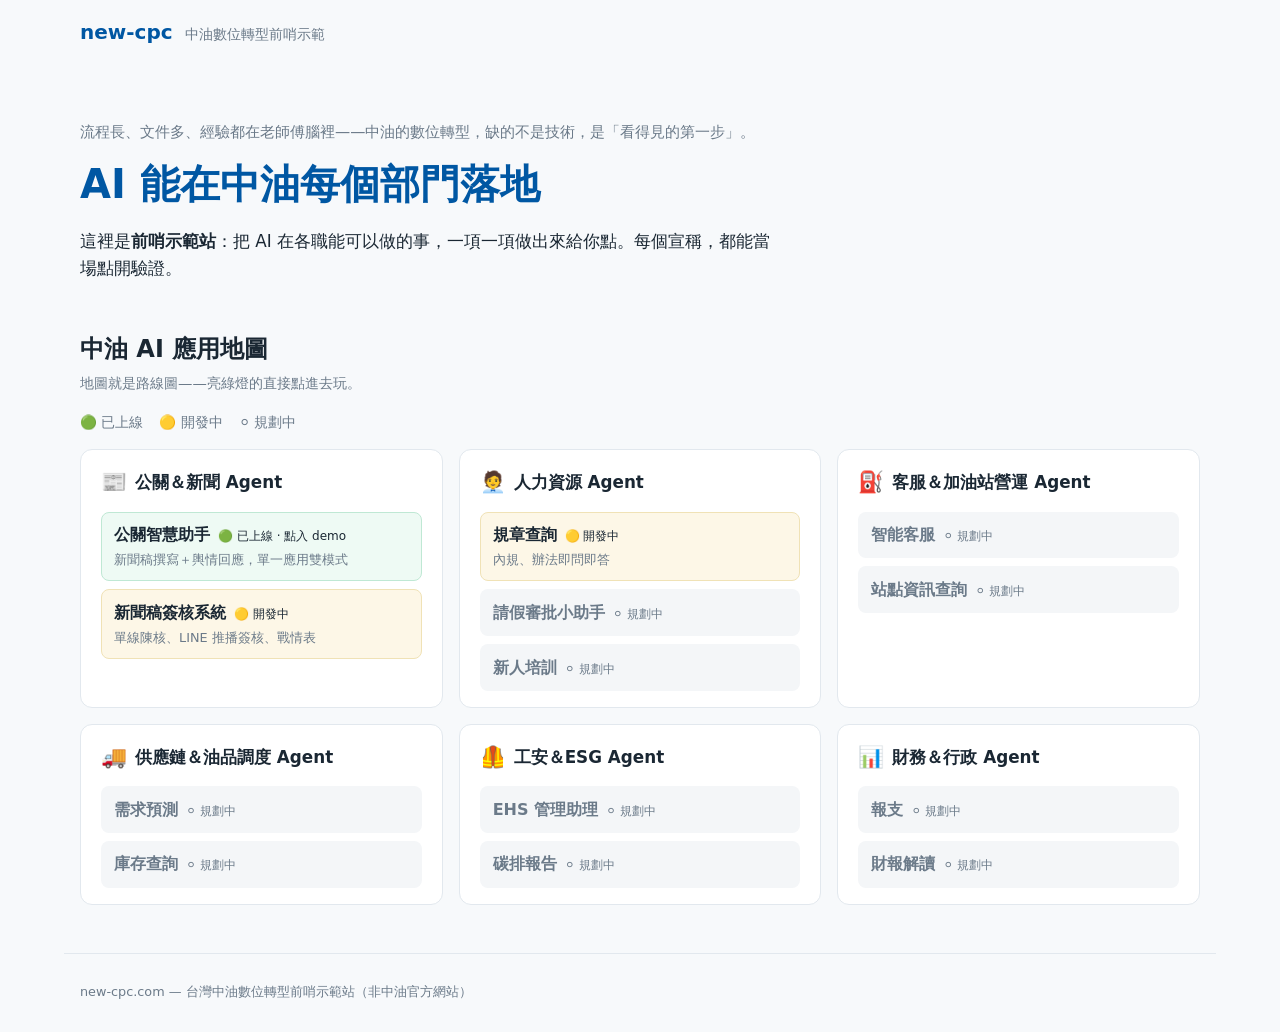
<file: index.html>
<!DOCTYPE html><html lang="zh-TW" data-astro-cid-hkbrpulz><head><meta charset="UTF-8"><meta name="viewport" content="width=device-width, initial-scale=1.0"><meta name="description" content="AI 能在中油每個部門落地——每個宣稱都能當場點開驗證的前哨示範站。"><link rel="icon" type="image/svg+xml" href="/favicon.svg"><link rel="manifest" href="/manifest.webmanifest"><link rel="apple-touch-icon" href="/pwa-192.png"><meta name="theme-color" content="#0057a3"><meta name="generator" content="Astro v7.0.5"><title>new-cpc｜台灣中油數位轉型前哨示範</title><script type="module" src="/_astro/Base.astro_astro_type_script_index_0_lang.BGzbzOsd.js"></script><style>:root{--color-bg:#f7f9fb;--color-text:#1a2733;--color-brand:#0057a3;--color-accent:#00a06a;--color-muted:#6b7a89;--max-width:72rem}*{box-sizing:border-box}body{background:var(--color-bg);color:var(--color-text);margin:0;font-family:PingFang TC,Noto Sans TC,system-ui,sans-serif;line-height:1.6}main{max-width:var(--max-width);margin:0 auto;padding:1.5rem 1rem 3rem}.site-header[data-astro-cid-hkbrpulz]{max-width:var(--max-width);align-items:baseline;gap:.75rem;margin:0 auto;padding:1rem;display:flex}.brand[data-astro-cid-hkbrpulz]{color:var(--color-brand);font-size:1.25rem;font-weight:700;text-decoration:none}.tagline[data-astro-cid-hkbrpulz]{color:var(--color-muted);font-size:.9rem}.site-footer[data-astro-cid-hkbrpulz]{max-width:var(--max-width);color:var(--color-muted);border-top:1px solid #e2e8ee;margin:0 auto;padding:1rem;font-size:.8rem}
.map-legend[data-astro-cid-ywxj5p4a]{color:var(--color-muted);flex-wrap:wrap;gap:1rem;margin-bottom:1rem;font-size:.85rem;display:flex}.app-map[data-astro-cid-ywxj5p4a]{grid-template-columns:repeat(auto-fit,minmax(17rem,1fr));gap:1rem;display:grid}.domain[data-astro-cid-ywxj5p4a]{background:#fff;border:1px solid #e2e8ee;border-radius:.75rem;padding:1rem 1.25rem}.domain[data-astro-cid-ywxj5p4a] h3[data-astro-cid-ywxj5p4a]{align-items:center;gap:.5rem;margin:0 0 .75rem;font-size:1.05rem;display:flex}.domain-icon[data-astro-cid-ywxj5p4a]{font-size:1.3rem}.domain[data-astro-cid-ywxj5p4a] ul[data-astro-cid-ywxj5p4a]{flex-direction:column;gap:.5rem;margin:0;padding:0;list-style:none;display:flex}.app-node[data-astro-cid-ywxj5p4a]>a[data-astro-cid-ywxj5p4a],.app-node[data-astro-cid-ywxj5p4a]>div[data-astro-cid-ywxj5p4a]{border:1px solid #0000;border-radius:.5rem;padding:.6rem .75rem;display:block}.app-node[data-astro-cid-ywxj5p4a]>a[data-astro-cid-ywxj5p4a]{color:inherit;background:#eefaf4;border-color:#bfe8d4;text-decoration:none;transition:transform .12s,box-shadow .12s}.app-node[data-astro-cid-ywxj5p4a]>a[data-astro-cid-ywxj5p4a]:hover{transform:translateY(-2px);box-shadow:0 4px 12px #0057a31f}.status-dev[data-astro-cid-ywxj5p4a]>div[data-astro-cid-ywxj5p4a]{background:#fdf7e7;border-color:#f0e2b6}.status-planned[data-astro-cid-ywxj5p4a]>div[data-astro-cid-ywxj5p4a]{color:var(--color-muted);background:#f4f6f8}.app-name[data-astro-cid-ywxj5p4a]{margin-right:.5rem;font-weight:600}.badge[data-astro-cid-ywxj5p4a]{white-space:nowrap;font-size:.75rem}.blurb[data-astro-cid-ywxj5p4a]{color:var(--color-muted);margin-top:.15rem;font-size:.8rem;display:block}.hero[data-astro-cid-lcdefpme]{max-width:44rem;padding:2rem 0 1.5rem}.pain[data-astro-cid-lcdefpme]{color:var(--color-muted);margin:0 0 .5rem;font-size:.95rem}h1[data-astro-cid-lcdefpme]{color:var(--color-brand);margin:0 0 .75rem;font-size:clamp(1.75rem,4vw,2.5rem)}.positioning[data-astro-cid-lcdefpme]{margin:0;font-size:1.05rem}.map-section[data-astro-cid-lcdefpme] h2[data-astro-cid-lcdefpme]{margin:1.5rem 0 .25rem}.map-hint[data-astro-cid-lcdefpme]{color:var(--color-muted);margin:0 0 1rem;font-size:.9rem}
</style></head><body data-astro-cid-hkbrpulz><header class="site-header" data-astro-cid-hkbrpulz><a href="/" class="brand" data-astro-cid-hkbrpulz>new-cpc</a><span class="tagline" data-astro-cid-hkbrpulz>中油數位轉型前哨示範</span></header><main data-astro-cid-hkbrpulz><section class="hero" data-astro-cid-lcdefpme><p class="pain" data-astro-cid-lcdefpme>流程長、文件多、經驗都在老師傅腦裡——中油的數位轉型，缺的不是技術，是「看得見的第一步」。</p><h1 data-astro-cid-lcdefpme>AI 能在中油每個部門落地</h1><p class="positioning" data-astro-cid-lcdefpme>這裡是<strong data-astro-cid-lcdefpme>前哨示範站</strong>：把 AI 在各職能可以做的事，一項一項做出來給你點。每個宣稱，都能當場點開驗證。</p></section><section class="map-section" aria-labelledby="map-title" data-astro-cid-lcdefpme><h2 id="map-title" data-astro-cid-lcdefpme>中油 AI 應用地圖</h2><p class="map-hint" data-astro-cid-lcdefpme>地圖就是路線圖——亮綠燈的直接點進去玩。</p><div class="map-legend" aria-label="狀態圖例" data-astro-cid-ywxj5p4a><span class="legend-item" data-astro-cid-ywxj5p4a>🟢 已上線</span><span class="legend-item" data-astro-cid-ywxj5p4a>🟡 開發中</span><span class="legend-item" data-astro-cid-ywxj5p4a>⚪ 規劃中</span></div><div class="app-map" data-astro-cid-ywxj5p4a><section class="domain" aria-labelledby="domain-pr" data-astro-cid-ywxj5p4a><h3 id="domain-pr" data-astro-cid-ywxj5p4a><span class="domain-icon" aria-hidden="true" data-astro-cid-ywxj5p4a>📰</span>公關＆新聞 Agent</h3><ul data-astro-cid-ywxj5p4a><li class="app-node status-live" data-astro-cid-ywxj5p4a><a href="/apps/pr-assistant/" data-astro-cid-ywxj5p4a><span class="app-name" data-astro-cid-ywxj5p4a>公關智慧助手</span><span class="badge" data-astro-cid-ywxj5p4a>🟢 已上線 · 點入 demo</span><span class="blurb" data-astro-cid-ywxj5p4a>新聞稿撰寫＋輿情回應，單一應用雙模式</span></a></li><li class="app-node status-dev" data-astro-cid-ywxj5p4a><div data-astro-cid-ywxj5p4a><span class="app-name" data-astro-cid-ywxj5p4a>新聞稿簽核系統</span><span class="badge" data-astro-cid-ywxj5p4a>🟡 開發中</span><span class="blurb" data-astro-cid-ywxj5p4a>單線陳核、LINE 推播簽核、戰情表</span></div></li></ul></section><section class="domain" aria-labelledby="domain-hr" data-astro-cid-ywxj5p4a><h3 id="domain-hr" data-astro-cid-ywxj5p4a><span class="domain-icon" aria-hidden="true" data-astro-cid-ywxj5p4a>🧑‍💼</span>人力資源 Agent</h3><ul data-astro-cid-ywxj5p4a><li class="app-node status-dev" data-astro-cid-ywxj5p4a><div data-astro-cid-ywxj5p4a><span class="app-name" data-astro-cid-ywxj5p4a>規章查詢</span><span class="badge" data-astro-cid-ywxj5p4a>🟡 開發中</span><span class="blurb" data-astro-cid-ywxj5p4a>內規、辦法即問即答</span></div></li><li class="app-node status-planned" data-astro-cid-ywxj5p4a><div data-astro-cid-ywxj5p4a><span class="app-name" data-astro-cid-ywxj5p4a>請假審批小助手</span><span class="badge" data-astro-cid-ywxj5p4a>⚪ 規劃中</span></div></li><li class="app-node status-planned" data-astro-cid-ywxj5p4a><div data-astro-cid-ywxj5p4a><span class="app-name" data-astro-cid-ywxj5p4a>新人培訓</span><span class="badge" data-astro-cid-ywxj5p4a>⚪ 規劃中</span></div></li></ul></section><section class="domain" aria-labelledby="domain-cs" data-astro-cid-ywxj5p4a><h3 id="domain-cs" data-astro-cid-ywxj5p4a><span class="domain-icon" aria-hidden="true" data-astro-cid-ywxj5p4a>⛽</span>客服＆加油站營運 Agent</h3><ul data-astro-cid-ywxj5p4a><li class="app-node status-planned" data-astro-cid-ywxj5p4a><div data-astro-cid-ywxj5p4a><span class="app-name" data-astro-cid-ywxj5p4a>智能客服</span><span class="badge" data-astro-cid-ywxj5p4a>⚪ 規劃中</span></div></li><li class="app-node status-planned" data-astro-cid-ywxj5p4a><div data-astro-cid-ywxj5p4a><span class="app-name" data-astro-cid-ywxj5p4a>站點資訊查詢</span><span class="badge" data-astro-cid-ywxj5p4a>⚪ 規劃中</span></div></li></ul></section><section class="domain" aria-labelledby="domain-scm" data-astro-cid-ywxj5p4a><h3 id="domain-scm" data-astro-cid-ywxj5p4a><span class="domain-icon" aria-hidden="true" data-astro-cid-ywxj5p4a>🚚</span>供應鏈＆油品調度 Agent</h3><ul data-astro-cid-ywxj5p4a><li class="app-node status-planned" data-astro-cid-ywxj5p4a><div data-astro-cid-ywxj5p4a><span class="app-name" data-astro-cid-ywxj5p4a>需求預測</span><span class="badge" data-astro-cid-ywxj5p4a>⚪ 規劃中</span></div></li><li class="app-node status-planned" data-astro-cid-ywxj5p4a><div data-astro-cid-ywxj5p4a><span class="app-name" data-astro-cid-ywxj5p4a>庫存查詢</span><span class="badge" data-astro-cid-ywxj5p4a>⚪ 規劃中</span></div></li></ul></section><section class="domain" aria-labelledby="domain-ehs" data-astro-cid-ywxj5p4a><h3 id="domain-ehs" data-astro-cid-ywxj5p4a><span class="domain-icon" aria-hidden="true" data-astro-cid-ywxj5p4a>🦺</span>工安＆ESG Agent</h3><ul data-astro-cid-ywxj5p4a><li class="app-node status-planned" data-astro-cid-ywxj5p4a><div data-astro-cid-ywxj5p4a><span class="app-name" data-astro-cid-ywxj5p4a>EHS 管理助理</span><span class="badge" data-astro-cid-ywxj5p4a>⚪ 規劃中</span></div></li><li class="app-node status-planned" data-astro-cid-ywxj5p4a><div data-astro-cid-ywxj5p4a><span class="app-name" data-astro-cid-ywxj5p4a>碳排報告</span><span class="badge" data-astro-cid-ywxj5p4a>⚪ 規劃中</span></div></li></ul></section><section class="domain" aria-labelledby="domain-fin" data-astro-cid-ywxj5p4a><h3 id="domain-fin" data-astro-cid-ywxj5p4a><span class="domain-icon" aria-hidden="true" data-astro-cid-ywxj5p4a>📊</span>財務＆行政 Agent</h3><ul data-astro-cid-ywxj5p4a><li class="app-node status-planned" data-astro-cid-ywxj5p4a><div data-astro-cid-ywxj5p4a><span class="app-name" data-astro-cid-ywxj5p4a>報支</span><span class="badge" data-astro-cid-ywxj5p4a>⚪ 規劃中</span></div></li><li class="app-node status-planned" data-astro-cid-ywxj5p4a><div data-astro-cid-ywxj5p4a><span class="app-name" data-astro-cid-ywxj5p4a>財報解讀</span><span class="badge" data-astro-cid-ywxj5p4a>⚪ 規劃中</span></div></li></ul></section></div></section></main><footer class="site-footer" data-astro-cid-hkbrpulz><p data-astro-cid-hkbrpulz>new-cpc.com — 台灣中油數位轉型前哨示範站（非中油官方網站）</p></footer></body></html>
</file>
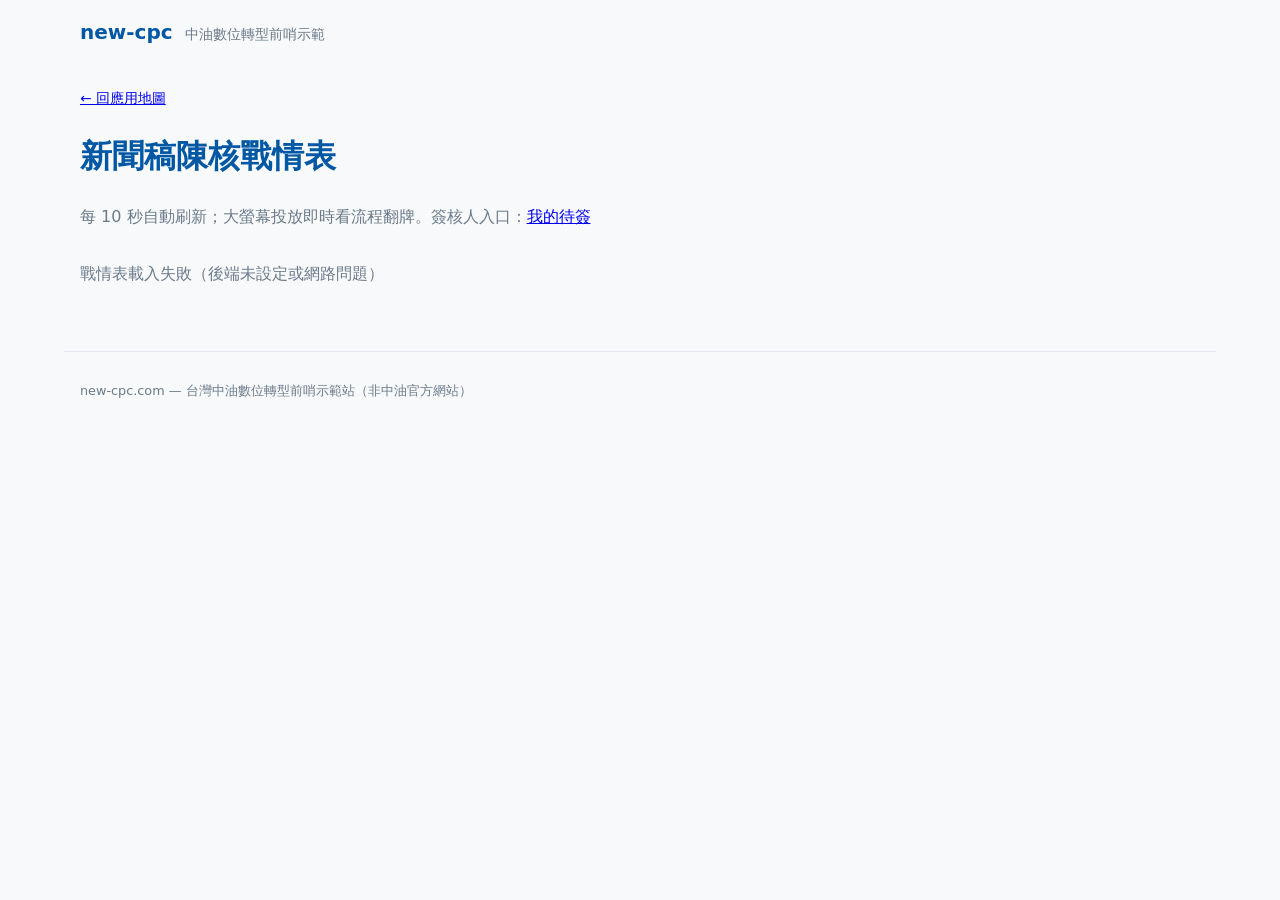
<file: apps/pr-approval/index.html>
<!DOCTYPE html><html lang="zh-TW" data-astro-cid-hkbrpulz><head><meta charset="UTF-8"><meta name="viewport" content="width=device-width, initial-scale=1.0"><meta name="description" content="每份新聞稿在哪一關、已簽/待簽、停留時間，一頁總覽。"><link rel="icon" type="image/svg+xml" href="/favicon.svg"><link rel="manifest" href="/manifest.webmanifest"><link rel="apple-touch-icon" href="/pwa-192.png"><meta name="theme-color" content="#0057a3"><meta name="generator" content="Astro v7.0.5"><title>陳核戰情表｜new-cpc</title><script type="module" src="/_astro/Base.astro_astro_type_script_index_0_lang.BGzbzOsd.js"></script><style>:root{--color-bg:#f7f9fb;--color-text:#1a2733;--color-brand:#0057a3;--color-accent:#00a06a;--color-muted:#6b7a89;--max-width:72rem}*{box-sizing:border-box}body{background:var(--color-bg);color:var(--color-text);margin:0;font-family:PingFang TC,Noto Sans TC,system-ui,sans-serif;line-height:1.6}main{max-width:var(--max-width);margin:0 auto;padding:1.5rem 1rem 3rem}.site-header[data-astro-cid-hkbrpulz]{max-width:var(--max-width);align-items:baseline;gap:.75rem;margin:0 auto;padding:1rem;display:flex}.brand[data-astro-cid-hkbrpulz]{color:var(--color-brand);font-size:1.25rem;font-weight:700;text-decoration:none}.tagline[data-astro-cid-hkbrpulz]{color:var(--color-muted);font-size:.9rem}.site-footer[data-astro-cid-hkbrpulz]{max-width:var(--max-width);color:var(--color-muted);border-top:1px solid #e2e8ee;margin:0 auto;padding:1rem;font-size:.8rem}
.crumbs{margin-bottom:.5rem;font-size:.85rem}h1{color:var(--color-brand)}.muted{color:var(--color-muted)}.board{flex-direction:column;gap:.75rem;display:flex}.case{background:#fff;border:1px solid #e2e8ee;border-radius:.75rem;padding:1rem 1.25rem}.case.approved{background:#f7fcf9;border-color:#bfe8d4}.case.rejected{background:#fdf7f7;border-color:#f3c6c6}.case header{flex-wrap:wrap;align-items:baseline;gap:.75rem;margin-bottom:.6rem;display:flex}.stay{color:var(--color-muted);margin-left:auto;font-size:.85rem}.chain{flex-wrap:wrap;align-items:center;gap:.35rem;font-size:.95rem;display:flex}.node{background:#f4f6f8;border:1px solid #d5dde5;border-radius:999px;padding:.25rem .6rem}.node.current{background:#fdf7e7;border-color:#f0e2b6;font-weight:700}.node.approved{background:#eefaf4;border-color:#bfe8d4}.node.rejected{background:#fdecec;border-color:#f3c6c6}.arrow{color:var(--color-muted)}.notifies{margin-top:.5rem;font-size:.85rem}details{margin-top:.6rem}summary{cursor:pointer;color:var(--color-brand);user-select:none;font-size:.9rem}.doc{background:#fff;border:1px solid #e2e8ee;border-radius:.5rem;margin-top:.5rem;padding:1rem 1.2rem;font-size:1.05rem;line-height:1.9}.doc .doc-title{margin:0 0 .75rem;font-size:1.2rem;line-height:1.5}.doc p{text-align:justify;margin:0 0 .9rem}.doc blockquote{border-left:3px solid var(--color-accent);background:#f4faf7;margin:0 0 .9rem;padding:.6rem 1rem}.doc .doc-sign{color:var(--color-muted);text-align:right;font-size:.95rem}.doc-actions{gap:.75rem;margin-top:.6rem;display:flex}.copy-doc,.share-line{text-align:center;font:inherit;cursor:pointer;color:var(--color-text);background:#fff;border:1px solid #d5dde5;border-radius:.6rem;flex:1;padding:.6rem 1rem;font-size:.95rem;text-decoration:none}.share-line{color:#fff;background:#06c755;border-color:#06c755;font-weight:700}.skip-node{font:inherit;cursor:pointer;background:#fff7e0;border:1px solid #e0b94f;border-radius:.4rem;margin-left:.35rem;padding:0 .35rem;font-size:.8rem}
</style></head><body data-astro-cid-hkbrpulz><header class="site-header" data-astro-cid-hkbrpulz><a href="/" class="brand" data-astro-cid-hkbrpulz>new-cpc</a><span class="tagline" data-astro-cid-hkbrpulz>中油數位轉型前哨示範</span></header><main data-astro-cid-hkbrpulz><nav class="crumbs"><a href="/">← 回應用地圖</a></nav><h1>新聞稿陳核戰情表</h1><p class="muted">每 10 秒自動刷新；大螢幕投放即時看流程翻牌。簽核人入口：<a href="./sign/">我的待簽</a></p><div id="board" class="board"><p class="muted">載入中…</p></div></main><footer class="site-footer" data-astro-cid-hkbrpulz><p data-astro-cid-hkbrpulz>new-cpc.com — 台灣中油數位轉型前哨示範站（非中油官方網站）</p></footer></body></html><script type="module" src="/_astro/index.astro_astro_type_script_index_0_lang.C6ANg6jG.js"></script>
</file>
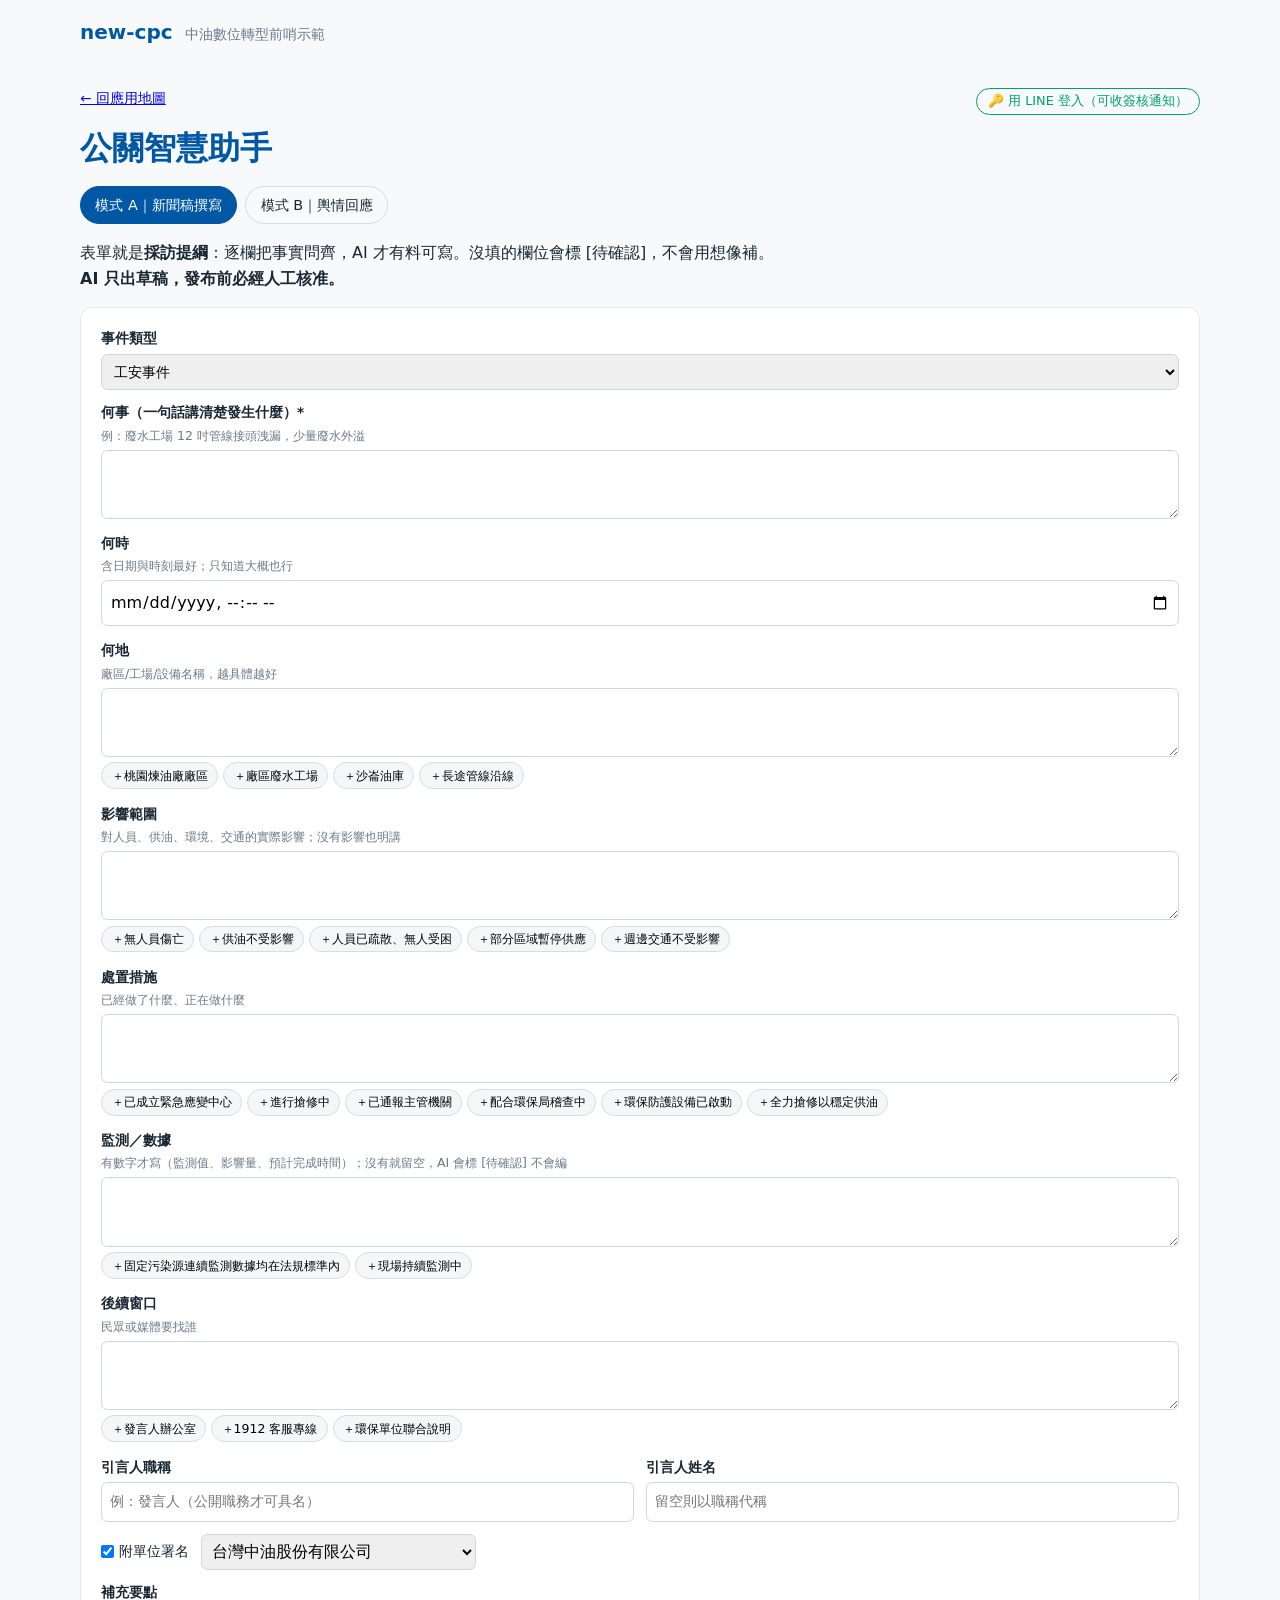
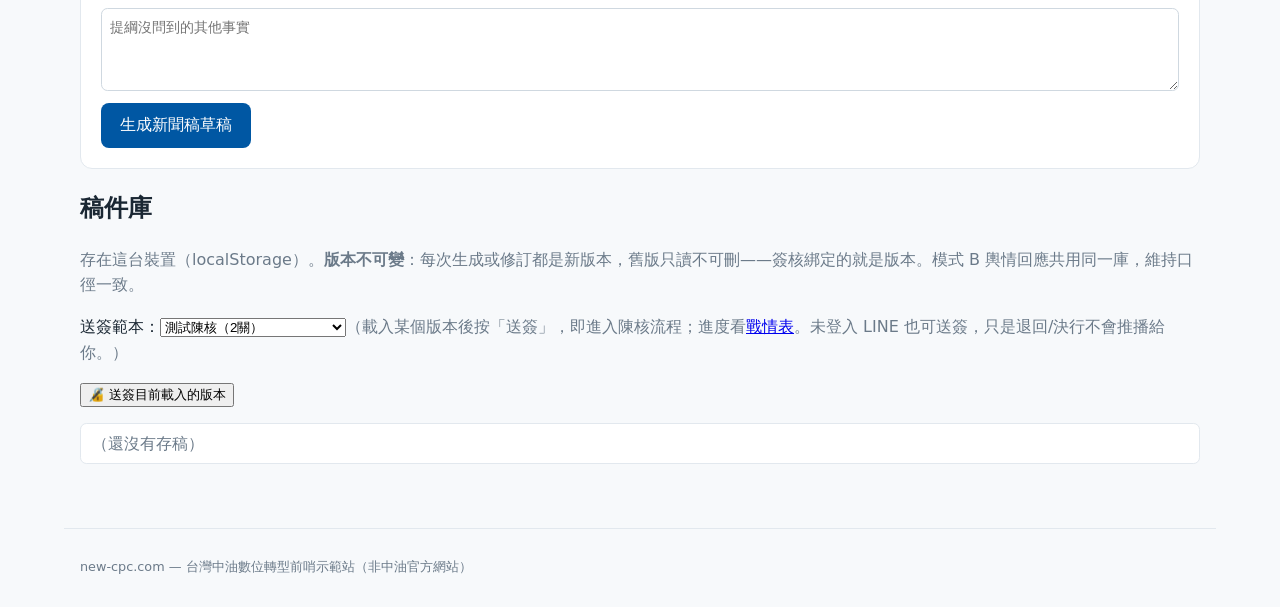
<file: apps/pr-assistant/index.html>
<!DOCTYPE html><html lang="zh-TW" data-astro-cid-hkbrpulz><head><meta charset="UTF-8"><meta name="viewport" content="width=device-width, initial-scale=1.0"><meta name="description" content="照採訪提綱填要點，AI 生成符合危機溝通紅線的新聞稿草稿。"><link rel="icon" type="image/svg+xml" href="/favicon.svg"><link rel="manifest" href="/manifest.webmanifest"><link rel="apple-touch-icon" href="/pwa-192.png"><meta name="theme-color" content="#0057a3"><meta name="generator" content="Astro v7.0.5"><title>公關智慧助手｜new-cpc</title><script type="module" src="/_astro/Base.astro_astro_type_script_index_0_lang.BGzbzOsd.js"></script><style>:root{--color-bg:#f7f9fb;--color-text:#1a2733;--color-brand:#0057a3;--color-accent:#00a06a;--color-muted:#6b7a89;--max-width:72rem}*{box-sizing:border-box}body{background:var(--color-bg);color:var(--color-text);margin:0;font-family:PingFang TC,Noto Sans TC,system-ui,sans-serif;line-height:1.6}main{max-width:var(--max-width);margin:0 auto;padding:1.5rem 1rem 3rem}.site-header[data-astro-cid-hkbrpulz]{max-width:var(--max-width);align-items:baseline;gap:.75rem;margin:0 auto;padding:1rem;display:flex}.brand[data-astro-cid-hkbrpulz]{color:var(--color-brand);font-size:1.25rem;font-weight:700;text-decoration:none}.tagline[data-astro-cid-hkbrpulz]{color:var(--color-muted);font-size:.9rem}.site-footer[data-astro-cid-hkbrpulz]{max-width:var(--max-width);color:var(--color-muted);border-top:1px solid #e2e8ee;margin:0 auto;padding:1rem;font-size:.8rem}
.crumbs{justify-content:space-between;margin-bottom:.5rem;font-size:.85rem;display:flex}.liff-user{color:var(--color-accent);margin-right:.5rem;font-weight:600}.apply-btn{border:1px solid var(--color-accent);color:var(--color-accent);font:inherit;cursor:pointer;background:0 0;border-radius:999px;padding:.15rem .7rem;font-size:.8rem}h1{color:var(--color-brand);margin:0 0 .75rem}.mode-tabs{gap:.5rem;margin-bottom:1rem;display:flex}.tab{color:inherit;border:1px solid #d5dde5;border-radius:999px;padding:.4rem .9rem;font-size:.9rem;text-decoration:none}.tab.active{background:var(--color-brand);border-color:var(--color-brand);color:#fff}.intro{max-width:44rem}.handoff-banner{background:#eefaf4;border:1px solid #bfe8d4;border-radius:.5rem;padding:.6rem .9rem;font-size:.9rem}form{background:#fff;border:1px solid #e2e8ee;border-radius:.75rem;padding:1.25rem}.grid{grid-template-columns:repeat(auto-fit,minmax(14rem,1fr));gap:.75rem;margin-bottom:.75rem;display:grid}label{font-size:.85rem;font-weight:600;display:block}label input,label select,label textarea,.field input,.field textarea{width:100%;font:inherit;border:1px solid #cfd8e0;border-radius:.4rem;margin-top:.25rem;padding:.5rem;font-weight:400;display:block}.field{margin-bottom:.9rem}.field label{margin-bottom:0}.hint{color:var(--color-muted);margin:.1rem 0 .25rem;font-size:.78rem}.chips{flex-wrap:wrap;gap:.3rem;margin-top:.35rem;display:flex}.chip-btn{font:inherit;cursor:pointer;background:#f4f6f8;border:1px solid #d5dde5;border-radius:999px;padding:.15rem .6rem;font-size:.78rem}.chip-btn:hover{background:#e8eef4}.sign-row{flex-wrap:wrap;align-items:center;gap:.75rem;margin-bottom:.75rem;display:flex}.sign-row select{font:inherit;border:1px solid #cfd8e0;border-radius:.4rem;padding:.4rem}.chip{align-items:center;gap:.3rem;font-size:.85rem;font-weight:400;display:inline-flex}.chip input{width:auto;margin:0}.full{margin-bottom:.75rem}button[type=submit],.actions button{background:var(--color-brand);color:#fff;font:inherit;cursor:pointer;border:0;border-radius:.5rem;padding:.6rem 1.2rem}button:disabled{opacity:.6}#genState{margin-left:.75rem;font-size:.85rem}.muted{color:var(--color-muted)}.rendered{background:#fff;border:1px solid #e2e8ee;border-radius:.75rem;padding:1.25rem 1.5rem}.rendered h3{color:var(--color-brand);margin:0 0 .75rem;font-size:1.2rem}.rendered p{margin:0 0 .75rem;line-height:1.8}.rendered blockquote{border-left:3px solid var(--color-accent);background:#f4faf7;margin:0 0 .75rem;padding:.5rem 1rem}.rendered footer{color:var(--color-muted);font-size:.85rem}#rawWrap{margin-top:.5rem}#rawWrap summary{color:var(--color-muted);cursor:pointer;font-size:.85rem}#resultText{width:100%;font:inherit;border:1px solid #cfd8e0;border-radius:.5rem;margin-top:.4rem;padding:.75rem}.actions{gap:.5rem;margin-top:.5rem;display:flex}#draftList{flex-direction:column;gap:.35rem;padding:0;list-style:none;display:flex}#draftList li{background:#fff;border:1px solid #e2e8ee;border-radius:.4rem;flex-wrap:wrap;align-items:center;gap:.6rem;padding:.4rem .7rem;display:flex}.doc-title{font-size:.85rem;font-weight:600}.versions{gap:.25rem;display:inline-flex}#draftList .load{font:inherit;cursor:pointer;background:#f4f6f8;border:1px solid #d5dde5;border-radius:.35rem;padding:.15rem .5rem;font-size:.78rem}#draftList .load:hover{background:#e8eef4}.step-picker{background:#f7fafc;border:1px solid #e2e8ee;border-radius:.6rem;margin:.5rem 0;padding:.7rem .9rem}.picker-hint{margin:0 0 .5rem;font-size:.85rem}.step-list{flex-wrap:wrap;gap:.4rem .5rem;display:flex}.step-chip{cursor:pointer;user-select:none;background:#fff;border:1px solid #d5dde5;border-radius:1rem;align-items:center;gap:.3rem;padding:.25rem .7rem;font-size:.88rem;display:inline-flex}.step-chip:has(input:checked){border-color:var(--color-brand);background:#eef5fb}
</style></head><body data-astro-cid-hkbrpulz><header class="site-header" data-astro-cid-hkbrpulz><a href="/" class="brand" data-astro-cid-hkbrpulz>new-cpc</a><span class="tagline" data-astro-cid-hkbrpulz>中油數位轉型前哨示範</span></header><main data-astro-cid-hkbrpulz><nav class="crumbs"><a href="/">← 回應用地圖</a><span><span id="liffUser" class="liff-user" hidden></span><button id="lineLoginBtn" class="apply-btn" hidden type="button">🔑 用 LINE 登入（可收簽核通知）</button><button id="applyBtn" class="apply-btn" hidden type="button">⭐ 申請完整體驗</button></span></nav><h1>公關智慧助手</h1><div class="mode-tabs" role="tablist"><span class="tab active" role="tab" aria-selected="true">模式 A｜新聞稿撰寫</span><a class="tab" role="tab" href="./respond/">模式 B｜輿情回應</a></div><p class="handoff-banner" id="handoffBanner" hidden>💬 已由輿情回應口徑昇級帶入——「何事」與補充要點已預填，確認後直接生成。</p><p class="intro">表單就是<strong>採訪提綱</strong>：逐欄把事實問齊，AI 才有料可寫。沒填的欄位會標 [待確認]，不會用想像補。<strong>AI 只出草稿，發布前必經人工核准。</strong></p><form id="prForm"><div class="grid"><label>事件類型<select name="eventType"><option>工安事件</option><option>環保事件</option><option>供油服務異常</option><option>設備歲修公告</option><option>正面消息發布</option><option>其他</option></select></label></div><div class="field"><label for="f-what">何事（一句話講清楚發生什麼）*</label><p class="hint">例：廢水工場 12 吋管線接頭洩漏，少量廢水外溢</p><textarea id="f-what" name="what" rows="2" required></textarea></div><div class="field"><label for="f-when">何時</label><p class="hint">含日期與時刻最好；只知道大概也行</p><input id="f-when" name="when" type="datetime-local"></div><div class="field"><label for="f-where">何地</label><p class="hint">廠區/工場/設備名稱，越具體越好</p><textarea id="f-where" name="where" rows="2"></textarea><div class="chips" data-target="f-where"><button type="button" class="chip-btn">＋桃園煉油廠廠區</button><button type="button" class="chip-btn">＋廠區廢水工場</button><button type="button" class="chip-btn">＋沙崙油庫</button><button type="button" class="chip-btn">＋長途管線沿線</button></div></div><div class="field"><label for="f-impact">影響範圍</label><p class="hint">對人員、供油、環境、交通的實際影響；沒有影響也明講</p><textarea id="f-impact" name="impact" rows="2"></textarea><div class="chips" data-target="f-impact"><button type="button" class="chip-btn">＋無人員傷亡</button><button type="button" class="chip-btn">＋供油不受影響</button><button type="button" class="chip-btn">＋人員已疏散、無人受困</button><button type="button" class="chip-btn">＋部分區域暫停供應</button><button type="button" class="chip-btn">＋週邊交通不受影響</button></div></div><div class="field"><label for="f-action">處置措施</label><p class="hint">已經做了什麼、正在做什麼</p><textarea id="f-action" name="action" rows="2"></textarea><div class="chips" data-target="f-action"><button type="button" class="chip-btn">＋已成立緊急應變中心</button><button type="button" class="chip-btn">＋進行搶修中</button><button type="button" class="chip-btn">＋已通報主管機關</button><button type="button" class="chip-btn">＋配合環保局稽查中</button><button type="button" class="chip-btn">＋環保防護設備已啟動</button><button type="button" class="chip-btn">＋全力搶修以穩定供油</button></div></div><div class="field"><label for="f-monitor">監測／數據</label><p class="hint">有數字才寫（監測值、影響量、預計完成時間）；沒有就留空，AI 會標 [待確認] 不會編</p><textarea id="f-monitor" name="monitor" rows="2"></textarea><div class="chips" data-target="f-monitor"><button type="button" class="chip-btn">＋固定污染源連續監測數據均在法規標準內</button><button type="button" class="chip-btn">＋現場持續監測中</button></div></div><div class="field"><label for="f-contact">後續窗口</label><p class="hint">民眾或媒體要找誰</p><textarea id="f-contact" name="contact" rows="2"></textarea><div class="chips" data-target="f-contact"><button type="button" class="chip-btn">＋發言人辦公室</button><button type="button" class="chip-btn">＋1912 客服專線</button><button type="button" class="chip-btn">＋環保單位聯合說明</button></div></div><div class="grid"><label>引言人職稱<input name="quoteTitle" placeholder="例：發言人（公開職務才可具名）"></label><label>引言人姓名<input name="quoteName" placeholder="留空則以職稱代稱"></label></div><div class="sign-row"><label class="chip"><input type="checkbox" name="withSign" checked> 附單位署名</label><select name="signUnit"><option>台灣中油股份有限公司</option><option>台灣中油股份有限公司桃園煉油廠</option><option>台灣中油股份有限公司發言人室</option></select></div><label class="full">補充要點<textarea name="notes" rows="3" placeholder="提綱沒問到的其他事實"></textarea></label><button type="submit" id="genBtn">生成新聞稿草稿</button><span id="genState" class="muted" role="status"></span></form><section id="resultSection" hidden><h2>草稿（人工核准後才可對外）</h2><article id="rendered" class="rendered"></article><details id="rawWrap"><summary>原文／編輯（存檔以此為準）</summary><textarea id="resultText" rows="14"></textarea></details><div class="actions"><button type="button" id="copyBtn">📋 複製全文</button><button type="button" id="saveBtn">💾 存入稿件庫</button></div></section><section><h2>稿件庫</h2><p class="muted">存在這台裝置（localStorage）。<strong>版本不可變</strong>：每次生成或修訂都是新版本，舊版只讀不可刪——簽核綁定的就是版本。模式 B 輿情回應共用同一庫，維持口徑一致。</p><p class="submit-row" id="submitRow">送簽範本：<select id="tplSelect"><option>測試陳核（2關）</option><option>廠級新聞稿陳核</option><option>總公司新聞稿陳核（demo）</option></select><span class="muted">（載入某個版本後按「送簽」，即進入陳核流程；進度看<a href="/apps/pr-approval/">戰情表</a>。<span id="notifyHint">未登入 LINE 也可送簽，只是退回/決行不會推播給你。</span>）</span></p><div id="stepPicker" class="step-picker" hidden><p class="muted picker-hint">依事件大小勾選要走的站（順序固定，至少一站）：</p><div id="stepList" class="step-list"></div></div><p class="submit-row"><button type="button" id="submitApprovalBtn">🔏 送簽目前載入的版本</button></p><ul id="draftList"></ul></section></main><footer class="site-footer" data-astro-cid-hkbrpulz><p data-astro-cid-hkbrpulz>new-cpc.com — 台灣中油數位轉型前哨示範站（非中油官方網站）</p></footer></body></html><script type="module" src="/_astro/index.astro_astro_type_script_index_0_lang.Br6DHq0E.js"></script>
</file>
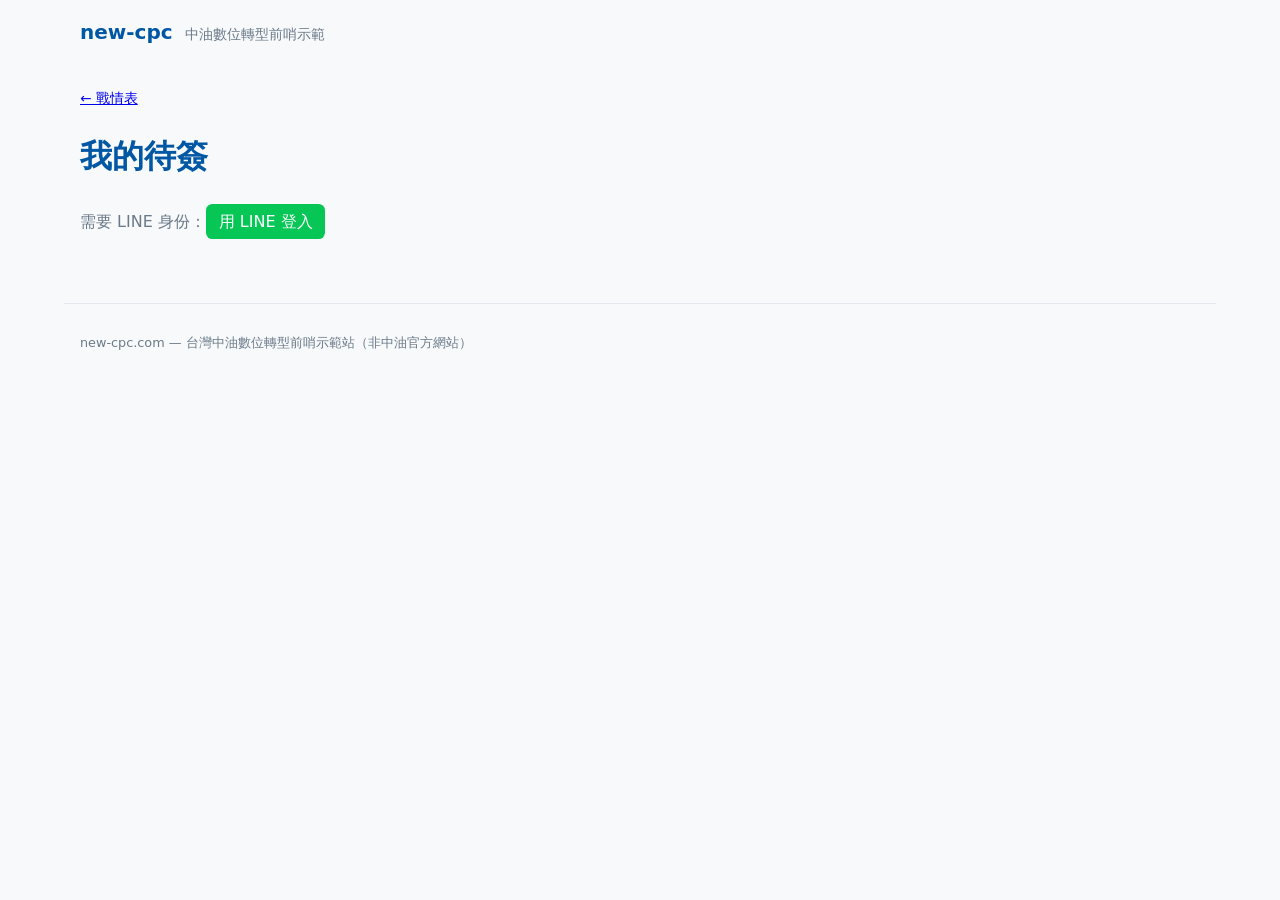
<file: apps/pr-approval/sign/index.html>
<!DOCTYPE html><html lang="zh-TW" data-astro-cid-hkbrpulz><head><meta charset="UTF-8"><meta name="viewport" content="width=device-width, initial-scale=1.0"><meta name="description" content="輪到你的新聞稿，核准或退回。"><link rel="icon" type="image/svg+xml" href="/favicon.svg"><link rel="manifest" href="/manifest.webmanifest"><link rel="apple-touch-icon" href="/pwa-192.png"><meta name="theme-color" content="#0057a3"><meta name="generator" content="Astro v7.0.5"><title>我的待簽｜new-cpc</title><script type="module" src="/_astro/Base.astro_astro_type_script_index_0_lang.BGzbzOsd.js"></script><style>:root{--color-bg:#f7f9fb;--color-text:#1a2733;--color-brand:#0057a3;--color-accent:#00a06a;--color-muted:#6b7a89;--max-width:72rem}*{box-sizing:border-box}body{background:var(--color-bg);color:var(--color-text);margin:0;font-family:PingFang TC,Noto Sans TC,system-ui,sans-serif;line-height:1.6}main{max-width:var(--max-width);margin:0 auto;padding:1.5rem 1rem 3rem}.site-header[data-astro-cid-hkbrpulz]{max-width:var(--max-width);align-items:baseline;gap:.75rem;margin:0 auto;padding:1rem;display:flex}.brand[data-astro-cid-hkbrpulz]{color:var(--color-brand);font-size:1.25rem;font-weight:700;text-decoration:none}.tagline[data-astro-cid-hkbrpulz]{color:var(--color-muted);font-size:.9rem}.site-footer[data-astro-cid-hkbrpulz]{max-width:var(--max-width);color:var(--color-muted);border-top:1px solid #e2e8ee;margin:0 auto;padding:1rem;font-size:.8rem}
.crumbs{margin-bottom:.5rem;font-size:.85rem}h1{color:var(--color-brand)}.muted{color:var(--color-muted)}.bind-ok{background:#eefaf4;border:1px solid #bfe8d4;border-radius:.5rem;padding:.6rem .9rem}.case{background:#fff;border:1px solid #e2e8ee;border-radius:.75rem;margin-bottom:1rem;padding:1rem 1.25rem}.meta{color:var(--color-muted);margin:0 0 .5rem;font-size:.85rem}.chain{flex-wrap:wrap;gap:.35rem .6rem;margin:0 0 .75rem;padding:0;font-size:.85rem;list-style:none;display:flex}.chain li{color:var(--color-muted);background:#f2f6f9;border-radius:1rem;padding:.15rem .65rem}.chain li.current{color:#7a5b00;background:#fff7e0;font-weight:700}.chain li.approved{color:var(--color-accent)}.label{color:var(--color-muted);letter-spacing:.05em;margin:0 0 .5rem;font-size:.8rem}.comments{background:#fffbef;border:1px solid #f0e3b8;border-radius:.5rem;margin-bottom:.75rem;padding:.6rem .9rem;font-size:.9rem}.comments ul{margin:0;padding-left:1.1rem}.doc{background:#fbfcfd;border:1px solid #e2e8ee;border-radius:.5rem;margin-bottom:.75rem;padding:1rem 1.2rem;font-size:1.05rem;line-height:1.9}.doc-title{color:var(--color-text);margin:0 0 .75rem;font-size:1.25rem;line-height:1.5}.doc p{text-align:justify;margin:0 0 .9rem}.doc blockquote{border-left:3px solid var(--color-accent);background:#f4faf7;margin:0 0 .9rem;padding:.6rem 1rem}.doc-sign{color:var(--color-muted);text-align:right;font-size:.95rem}.comment{width:100%;font:inherit;border:1px solid #cfd8e0;border-radius:.4rem;margin-bottom:.5rem;padding:.5rem}.actions{gap:.75rem;display:flex}.approve,.reject{font:inherit;cursor:pointer;color:#fff;border:0;border-radius:.6rem;flex:1;padding:.85rem 1rem;font-size:1.05rem;font-weight:700}.approve{background:var(--color-accent)}.reject{background:#c0392b}button:disabled{opacity:.5}#loginBtn{color:#fff;font:inherit;cursor:pointer;background:#06c755;border:0;border-radius:.4rem;padding:.3rem .8rem}
</style></head><body data-astro-cid-hkbrpulz><header class="site-header" data-astro-cid-hkbrpulz><a href="/" class="brand" data-astro-cid-hkbrpulz>new-cpc</a><span class="tagline" data-astro-cid-hkbrpulz>中油數位轉型前哨示範</span></header><main data-astro-cid-hkbrpulz><nav class="crumbs"><a href="../">← 戰情表</a></nav><h1>我的待簽</h1><p class="muted" id="whoami">確認身份中…</p><div id="bindResult" hidden></div><div id="list"></div></main><footer class="site-footer" data-astro-cid-hkbrpulz><p data-astro-cid-hkbrpulz>new-cpc.com — 台灣中油數位轉型前哨示範站（非中油官方網站）</p></footer></body></html><script type="module" src="/_astro/sign.astro_astro_type_script_index_0_lang.CA9X-Gkp.js"></script>
</file>
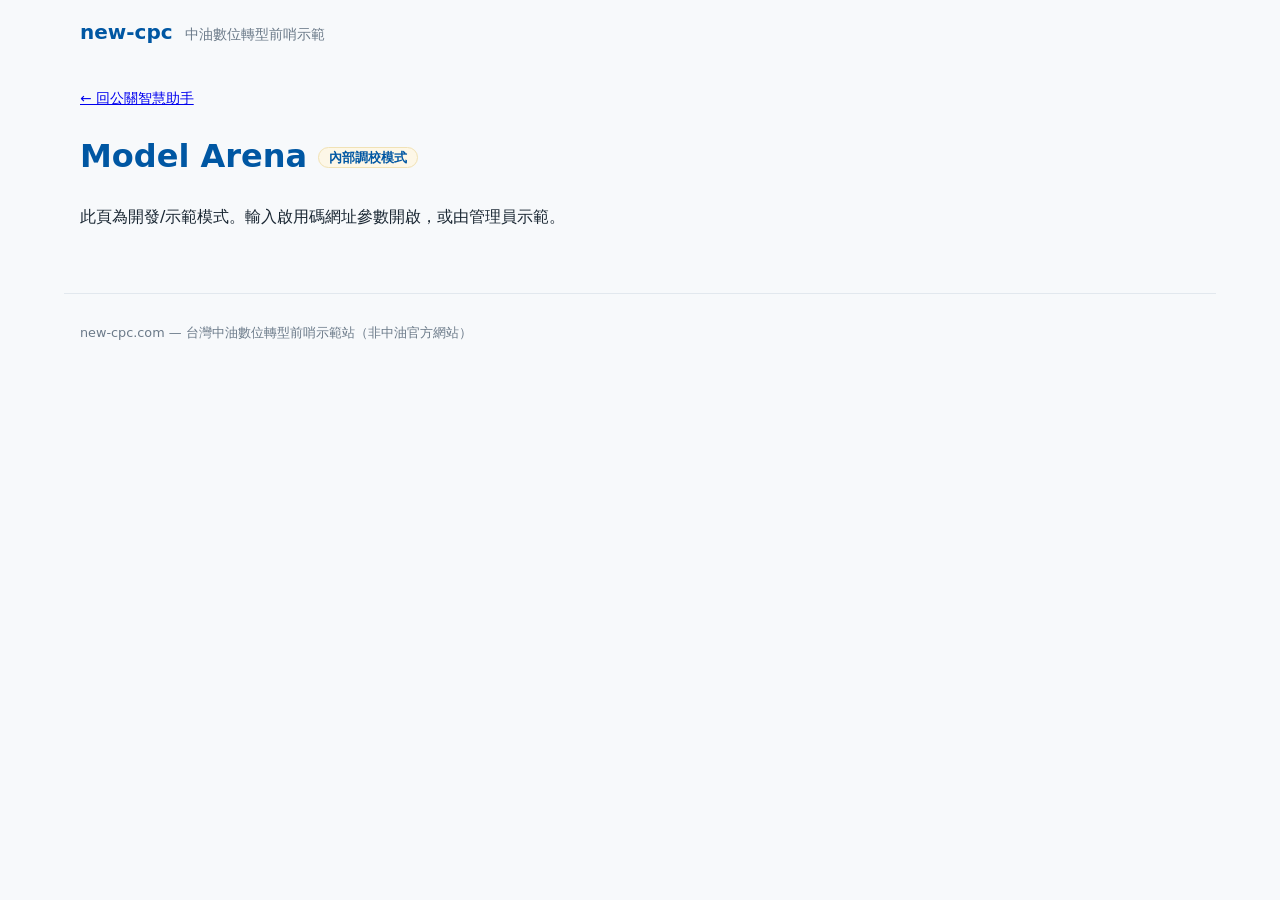
<file: apps/pr-assistant/arena/index.html>
<!DOCTYPE html><html lang="zh-TW" data-astro-cid-hkbrpulz><head><meta charset="UTF-8"><meta name="viewport" content="width=device-width, initial-scale=1.0"><meta name="description" content="同一輸入、多模型並排對戰，人選優。企業如何選模型的可玩示範。"><link rel="icon" type="image/svg+xml" href="/favicon.svg"><link rel="manifest" href="/manifest.webmanifest"><link rel="apple-touch-icon" href="/pwa-192.png"><meta name="theme-color" content="#0057a3"><meta name="generator" content="Astro v7.0.5"><title>Model Arena｜公關智慧助手</title><script type="module" src="/_astro/Base.astro_astro_type_script_index_0_lang.BGzbzOsd.js"></script><style>:root{--color-bg:#f7f9fb;--color-text:#1a2733;--color-brand:#0057a3;--color-accent:#00a06a;--color-muted:#6b7a89;--max-width:72rem}*{box-sizing:border-box}body{background:var(--color-bg);color:var(--color-text);margin:0;font-family:PingFang TC,Noto Sans TC,system-ui,sans-serif;line-height:1.6}main{max-width:var(--max-width);margin:0 auto;padding:1.5rem 1rem 3rem}.site-header[data-astro-cid-hkbrpulz]{max-width:var(--max-width);align-items:baseline;gap:.75rem;margin:0 auto;padding:1rem;display:flex}.brand[data-astro-cid-hkbrpulz]{color:var(--color-brand);font-size:1.25rem;font-weight:700;text-decoration:none}.tagline[data-astro-cid-hkbrpulz]{color:var(--color-muted);font-size:.9rem}.site-footer[data-astro-cid-hkbrpulz]{max-width:var(--max-width);color:var(--color-muted);border-top:1px solid #e2e8ee;margin:0 auto;padding:1rem;font-size:.8rem}
.crumbs{margin-bottom:.5rem;font-size:.85rem}h1{color:var(--color-brand)}.badge{vertical-align:middle;background:#fdf7e7;border:1px solid #f0e2b6;border-radius:999px;padding:.15rem .6rem;font-size:.8rem}.intro{max-width:44rem}.muted{color:var(--color-muted)}.login-btn{color:#fff;font:inherit;cursor:pointer;background:#06c755;border:0;border-radius:.4rem;padding:.3rem .8rem}form{background:#fff;border:1px solid #e2e8ee;border-radius:.75rem;margin-bottom:1rem;padding:1.25rem}label{font-size:.85rem;font-weight:600;display:block}label textarea{width:100%;font:inherit;border:1px solid #cfd8e0;border-radius:.4rem;margin-top:.25rem;padding:.5rem;font-weight:400;display:block}fieldset{border:1px solid #e2e8ee;border-radius:.5rem;margin:.75rem 0;padding:.6rem .75rem}legend{padding:0 .3rem;font-size:.85rem;font-weight:600}.chip{align-items:center;gap:.3rem;margin:.2rem .8rem .2rem 0;font-size:.85rem;font-weight:400;display:inline-flex}.chip input{width:auto;margin:0}button[type=submit]{background:var(--color-brand);color:#fff;font:inherit;cursor:pointer;border:0;border-radius:.5rem;padding:.6rem 1.2rem}#arenaState{margin-left:.75rem;font-size:.85rem}.cards{grid-template-columns:repeat(auto-fit,minmax(20rem,1fr));gap:1rem;margin-bottom:1.5rem;display:grid}.card{background:#fff;border:1px solid #e2e8ee;border-radius:.75rem;flex-direction:column;padding:1rem 1.25rem;display:flex}.card h3{color:var(--color-brand);margin:0 0 .5rem;font-size:.95rem}.card .draft{flex:1;max-height:24rem;font-size:.88rem;overflow:auto}.card h4{margin:0 0 .5rem}.card p{margin:0 0 .6rem;line-height:1.7}.card blockquote{border-left:3px solid var(--color-accent);background:#f4faf7;margin:0 0 .6rem;padding:.4rem .8rem}.pick{background:var(--color-accent);color:#fff;font:inherit;cursor:pointer;border:0;border-radius:.5rem;margin-top:.5rem;padding:.5rem 1rem}.pick:disabled{opacity:.5}#prefList{flex-direction:column;gap:.3rem;padding:0;font-size:.85rem;list-style:none;display:flex}
</style></head><body data-astro-cid-hkbrpulz><header class="site-header" data-astro-cid-hkbrpulz><a href="/" class="brand" data-astro-cid-hkbrpulz>new-cpc</a><span class="tagline" data-astro-cid-hkbrpulz>中油數位轉型前哨示範</span></header><main data-astro-cid-hkbrpulz><nav class="crumbs"><a href="../">← 回公關智慧助手</a></nav><h1>Model Arena <span class="badge">內部調校模式</span></h1><div id="gate" hidden><p>此頁為開發/示範模式。輸入啟用碼網址參數開啟，或由管理員示範。</p></div><div id="arena" hidden><p class="intro">同一份採訪要點 → 並發打 2–4 個模型 → 並排比較 → 點「選這篇」記錄偏好。 目的：用對照取代感覺，定<strong>主力模型</strong>與<strong>免費層模型</strong>。</p><p class="muted" id="loginHint" hidden>Arena 走付費層，需要 LINE 身份：<button type="button" id="loginBtn" class="login-btn">用 LINE 登入</button></p><form id="arenaForm"><label class="full">採訪要點／輿情內容 *<textarea name="input" rows="5" required placeholder="貼上同一份要點，讓各模型同場競技"></textarea></label><fieldset><legend>參賽模型（勾 2–4 個）</legend><label class="chip"><input type="checkbox" name="models" value="anthropic:claude-sonnet-5">Claude Sonnet 5（現任主力）</label><label class="chip"><input type="checkbox" name="models" value="anthropic:claude-haiku-4-5">Claude Haiku 4.5（雜務級）</label><label class="chip"><input type="checkbox" name="models" value="openrouter:openai/gpt-5-chat">GPT-5 Chat（OpenRouter）</label><label class="chip"><input type="checkbox" name="models" value="openrouter:google/gemini-3-flash-preview">Gemini 3 Flash（OpenRouter）</label><label class="chip"><input type="checkbox" name="models" value="ollama:gpt-oss:120b">GPT-OSS 120B（Ollama Cloud）</label><label class="chip"><input type="checkbox" name="models" value="workers-ai:@cf/meta/llama-3.3-70b-instruct-fp8-fast">Llama 3.3 70B（免費層現任）</label></fieldset><button type="submit" id="fightBtn">開賽</button><span id="arenaState" class="muted" role="status"></span></form><div id="cards" class="cards"></div><section><h2>偏好紀錄</h2><p class="muted">存在這台裝置；之後入 Supabase 做跨場次累積。</p><ul id="prefList"></ul></section></div></main><footer class="site-footer" data-astro-cid-hkbrpulz><p data-astro-cid-hkbrpulz>new-cpc.com — 台灣中油數位轉型前哨示範站（非中油官方網站）</p></footer></body></html><script type="module" src="/_astro/arena.astro_astro_type_script_index_0_lang.BsIdaoKL.js"></script>
</file>
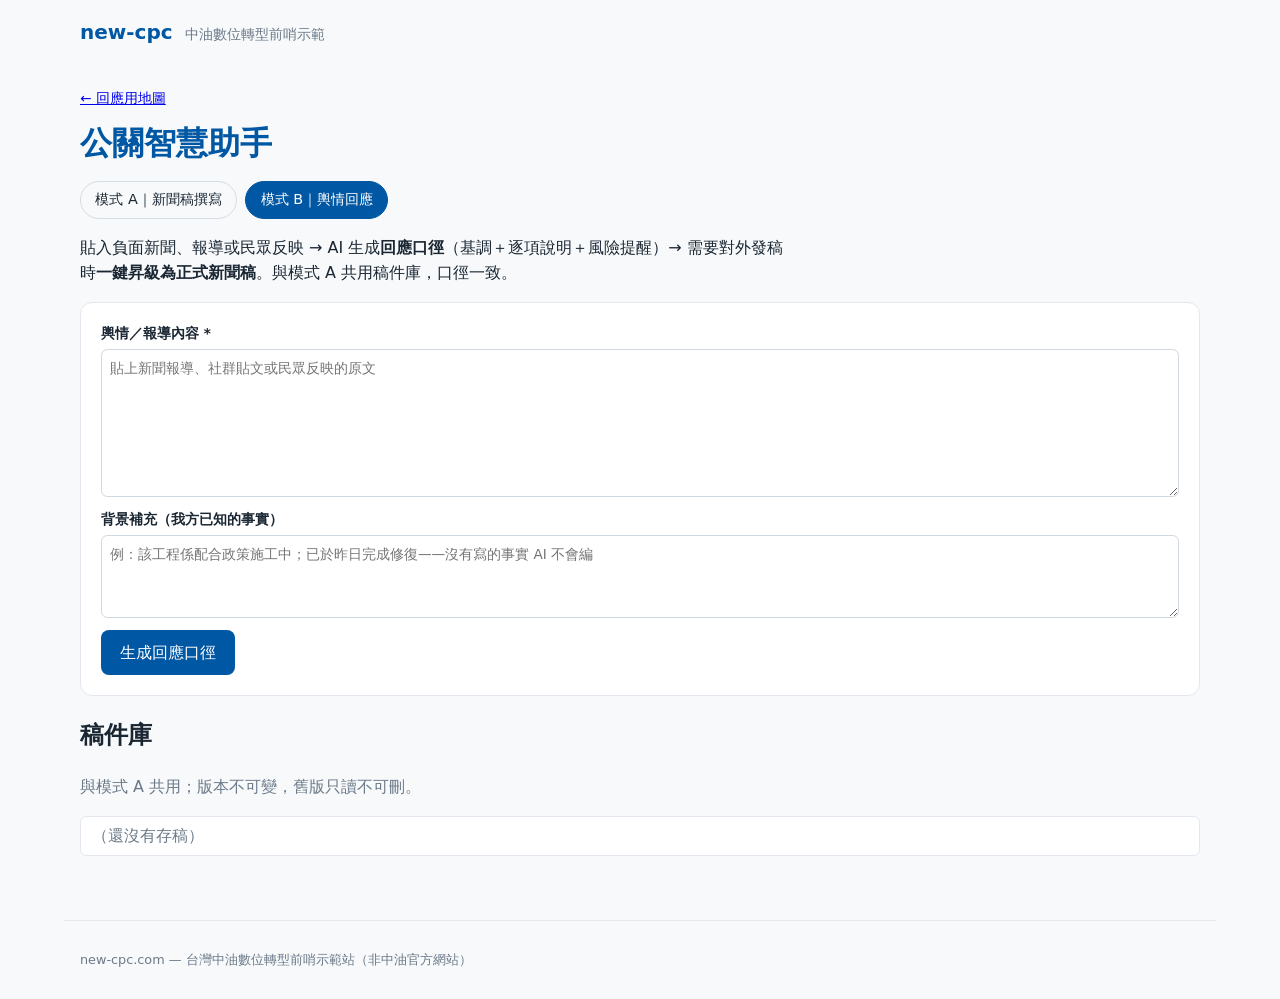
<file: apps/pr-assistant/respond/index.html>
<!DOCTYPE html><html lang="zh-TW" data-astro-cid-hkbrpulz><head><meta charset="UTF-8"><meta name="viewport" content="width=device-width, initial-scale=1.0"><meta name="description" content="貼入輿情，AI 生成回應口徑，可一鍵昇級為正式新聞稿。"><link rel="icon" type="image/svg+xml" href="/favicon.svg"><link rel="manifest" href="/manifest.webmanifest"><link rel="apple-touch-icon" href="/pwa-192.png"><meta name="theme-color" content="#0057a3"><meta name="generator" content="Astro v7.0.5"><title>輿情回應｜公關智慧助手</title><script type="module" src="/_astro/Base.astro_astro_type_script_index_0_lang.BGzbzOsd.js"></script><style>:root{--color-bg:#f7f9fb;--color-text:#1a2733;--color-brand:#0057a3;--color-accent:#00a06a;--color-muted:#6b7a89;--max-width:72rem}*{box-sizing:border-box}body{background:var(--color-bg);color:var(--color-text);margin:0;font-family:PingFang TC,Noto Sans TC,system-ui,sans-serif;line-height:1.6}main{max-width:var(--max-width);margin:0 auto;padding:1.5rem 1rem 3rem}.site-header[data-astro-cid-hkbrpulz]{max-width:var(--max-width);align-items:baseline;gap:.75rem;margin:0 auto;padding:1rem;display:flex}.brand[data-astro-cid-hkbrpulz]{color:var(--color-brand);font-size:1.25rem;font-weight:700;text-decoration:none}.tagline[data-astro-cid-hkbrpulz]{color:var(--color-muted);font-size:.9rem}.site-footer[data-astro-cid-hkbrpulz]{max-width:var(--max-width);color:var(--color-muted);border-top:1px solid #e2e8ee;margin:0 auto;padding:1rem;font-size:.8rem}
.crumbs{justify-content:space-between;margin-bottom:.5rem;font-size:.85rem;display:flex}.liff-user{color:var(--color-accent);font-weight:600}h1{color:var(--color-brand);margin:0 0 .75rem}.mode-tabs{gap:.5rem;margin-bottom:1rem;display:flex}.tab{color:inherit;border:1px solid #d5dde5;border-radius:999px;padding:.4rem .9rem;font-size:.9rem;text-decoration:none}.tab.active{background:var(--color-brand);border-color:var(--color-brand);color:#fff}.intro{max-width:44rem}form{background:#fff;border:1px solid #e2e8ee;border-radius:.75rem;padding:1.25rem}label{font-size:.85rem;font-weight:600;display:block}label textarea{width:100%;font:inherit;border:1px solid #cfd8e0;border-radius:.4rem;margin-top:.25rem;padding:.5rem;font-weight:400;display:block}.full{margin-bottom:.75rem}button[type=submit],.actions button{background:var(--color-brand);color:#fff;font:inherit;cursor:pointer;border:0;border-radius:.5rem;padding:.6rem 1.2rem}.actions .escalate{background:var(--color-accent)}button:disabled{opacity:.6}#genState{margin-left:.75rem;font-size:.85rem}.muted{color:var(--color-muted)}#resultText{width:100%;font:inherit;border:1px solid #cfd8e0;border-radius:.5rem;padding:.75rem}.actions{flex-wrap:wrap;gap:.5rem;margin-top:.5rem;display:flex}#draftList{flex-direction:column;gap:.35rem;padding:0;list-style:none;display:flex}#draftList li{background:#fff;border:1px solid #e2e8ee;border-radius:.4rem;flex-wrap:wrap;align-items:center;gap:.6rem;padding:.4rem .7rem;display:flex}.doc-title{font-size:.85rem;font-weight:600}.versions{gap:.25rem;display:inline-flex}#draftList .load{font:inherit;cursor:pointer;background:#f4f6f8;border:1px solid #d5dde5;border-radius:.35rem;padding:.15rem .5rem;font-size:.78rem}#draftList .load:hover{background:#e8eef4}
</style></head><body data-astro-cid-hkbrpulz><header class="site-header" data-astro-cid-hkbrpulz><a href="/" class="brand" data-astro-cid-hkbrpulz>new-cpc</a><span class="tagline" data-astro-cid-hkbrpulz>中油數位轉型前哨示範</span></header><main data-astro-cid-hkbrpulz><nav class="crumbs"><a href="/">← 回應用地圖</a><span id="liffUser" class="liff-user" hidden></span></nav><h1>公關智慧助手</h1><div class="mode-tabs" role="tablist"><a class="tab" role="tab" href="../">模式 A｜新聞稿撰寫</a><span class="tab active" role="tab" aria-selected="true">模式 B｜輿情回應</span></div><p class="intro">貼入負面新聞、報導或民眾反映 → AI 生成<strong>回應口徑</strong>（基調＋逐項說明＋風險提醒）→ 需要對外發稿時<strong>一鍵昇級為正式新聞稿</strong>。與模式 A 共用稿件庫，口徑一致。</p><form id="respForm"><label class="full">輿情／報導內容 *<textarea name="source" rows="6" required placeholder="貼上新聞報導、社群貼文或民眾反映的原文"></textarea></label><label class="full">背景補充（我方已知的事實）<textarea name="context" rows="3" placeholder="例：該工程係配合政策施工中；已於昨日完成修復——沒有寫的事實 AI 不會編"></textarea></label><button type="submit" id="genBtn">生成回應口徑</button><span id="genState" class="muted" role="status"></span></form><section id="resultSection" hidden><h2>回應口徑（人工核准後才可對外）</h2><textarea id="resultText" rows="16"></textarea><div class="actions"><button type="button" id="copyBtn">📋 複製全文</button><button type="button" id="saveBtn">💾 存入稿件庫</button><button type="button" id="escalateBtn" class="escalate">📰 昇級為正式新聞稿 →</button></div><p class="muted" id="escalateHint" hidden>昇級會先把目前口徑存成版本，帶入模式 A 預填。</p></section><section><h2>稿件庫</h2><p class="muted">與模式 A 共用；版本不可變，舊版只讀不可刪。</p><ul id="draftList"></ul></section></main><footer class="site-footer" data-astro-cid-hkbrpulz><p data-astro-cid-hkbrpulz>new-cpc.com — 台灣中油數位轉型前哨示範站（非中油官方網站）</p></footer></body></html><script type="module" src="/_astro/respond.astro_astro_type_script_index_0_lang.CFmPt2uJ.js"></script>
</file>
